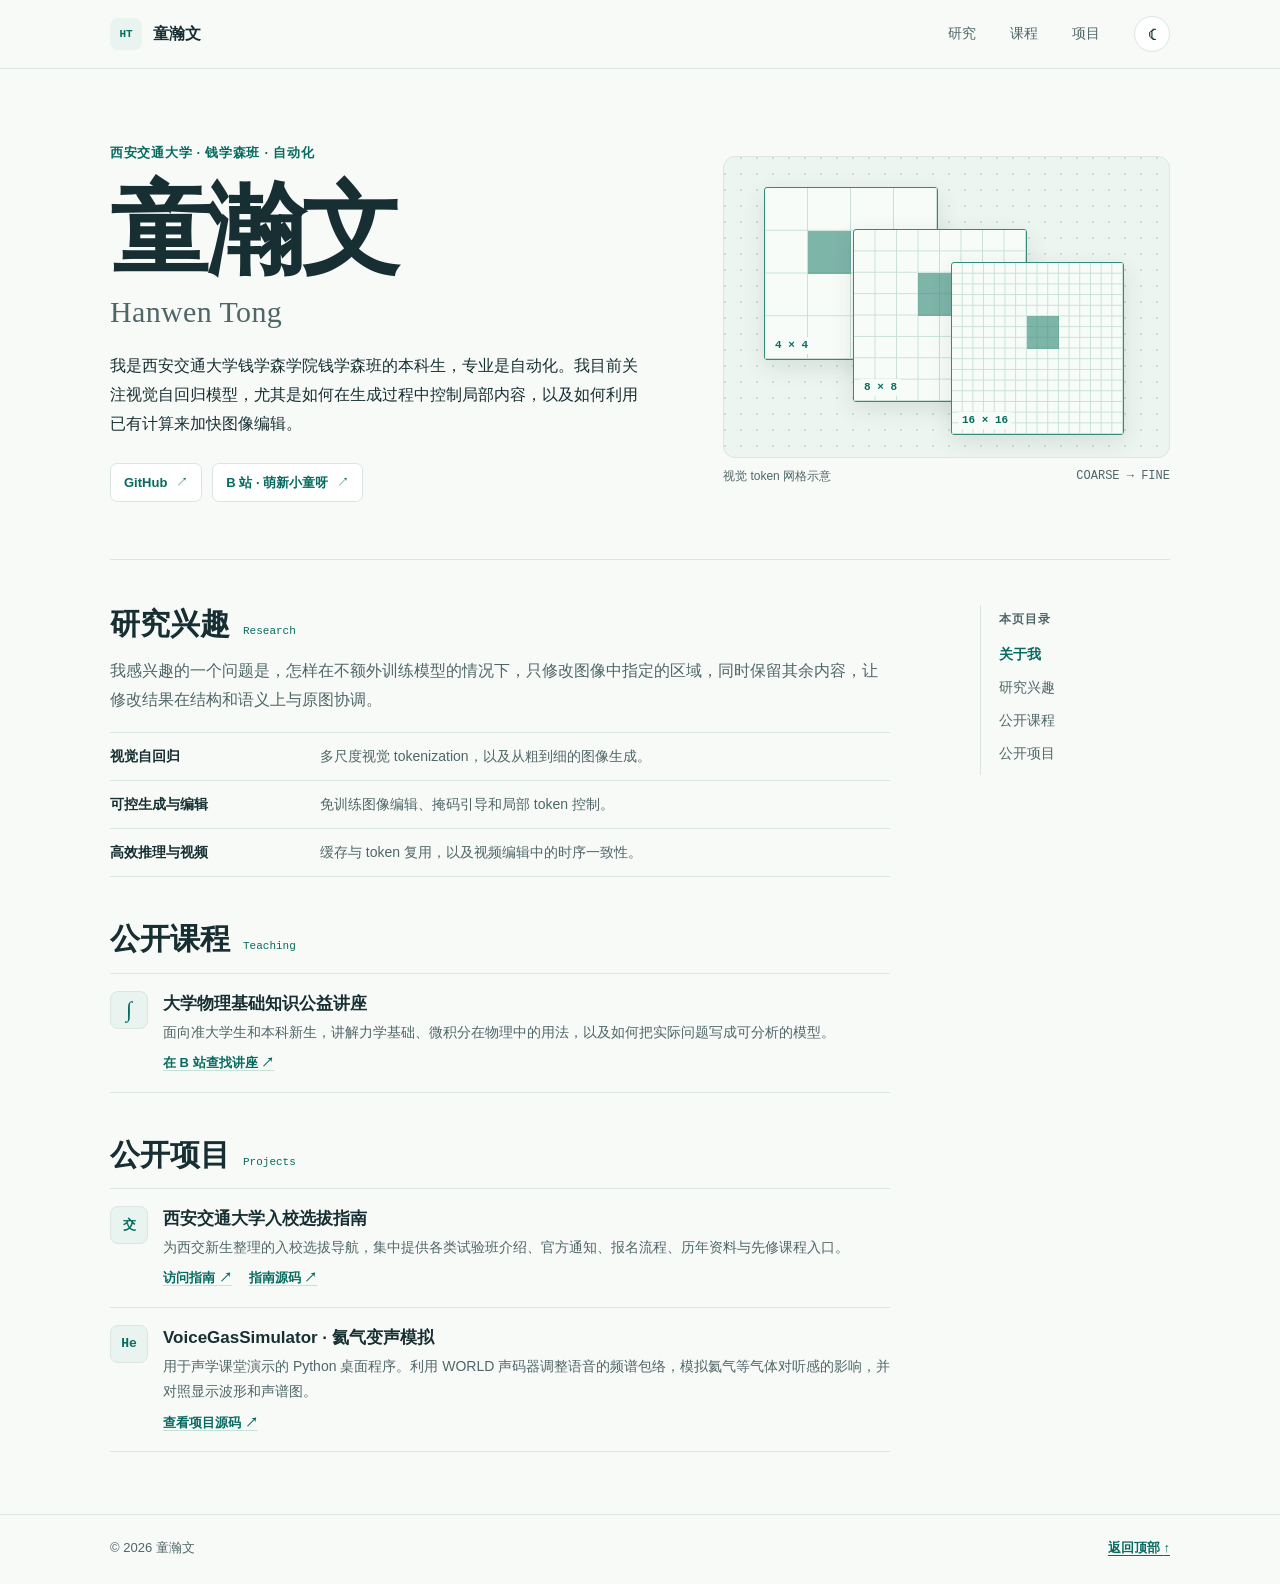
<file: about/index.html>
<!doctype html>
<html lang="zh-CN">
<head>
  <meta charset="utf-8">
  <meta name="viewport" content="width=device-width, initial-scale=1">
  <meta name="color-scheme" content="light dark">
  <meta name="description" content="童瀚文，西安交通大学钱学森班自动化本科生。关注视觉自回归、可控生成和免训练图像编辑。查看我的公开课程与项目。">
  <meta property="og:type" content="website">
  <meta property="og:title" content="童瀚文 | 个人主页">
  <meta property="og:description" content="西安交通大学 · 自动化。视觉自回归、免训练图像编辑、公开课程与项目。">
  <meta property="og:url" content="https://hanwentong0624-bot.github.io/about/">
  <link rel="canonical" href="https://hanwentong0624-bot.github.io/about/">
  <title>童瀚文 | 个人主页</title>
  <script>
    try {
      const theme = localStorage.getItem("hanwen-theme");
      if (theme === "light" || theme === "dark") document.documentElement.dataset.theme = theme;
    } catch {}
  </script>
  <style>
    :root {
      color-scheme: light;
      --paper: #f8faf8;
      --surface: #fff;
      --ink: #172f32;
      --muted: #4f6667;
      --line: #dbe5e2;
      --accent: #086b61;
      --accent-soft: #e9f3ef;
      --grid: #c8e1d7;
      --art: #edf5f0;
      --art-panel: #f8fcf9;
      --point: #358b79;
      --serif: "Songti SC", "Noto Serif CJK SC", "SimSun", serif;
      --sans: -apple-system, BlinkMacSystemFont, "Segoe UI", "PingFang SC", "Microsoft YaHei", sans-serif;
      --mono: ui-monospace, "SFMono-Regular", Consolas, monospace;
    }

    @media (prefers-color-scheme: dark) {
      :root:not([data-theme]) {
        color-scheme: dark;
        --paper: #12201f;
        --surface: #172826;
        --ink: #e1eeea;
        --muted: #a6c0bc;
        --line: #2f4944;
        --accent: #90ddc5;
        --accent-soft: #1a3630;
        --grid: #315b51;
        --art: #192e2a;
        --art-panel: #213b34;
        --point: #7bcbb5;
      }
    }

    :root[data-theme="dark"] {
      color-scheme: dark;
      --paper: #12201f;
      --surface: #172826;
      --ink: #e1eeea;
      --muted: #a6c0bc;
      --line: #2f4944;
      --accent: #90ddc5;
      --accent-soft: #1a3630;
      --grid: #315b51;
      --art: #192e2a;
      --art-panel: #213b34;
      --point: #7bcbb5;
    }

    *, *::before, *::after { box-sizing: border-box; }
    html { scroll-behavior: smooth; scroll-padding-top: 26px; }
    body { margin: 0; background: var(--paper); color: var(--ink); font: 16px/1.8 var(--sans); }
    a { color: var(--accent); text-underline-offset: .25em; }
    a:hover { text-decoration-thickness: 2px; }
    :focus-visible { outline: 2px solid var(--accent); outline-offset: 5px; border-radius: 3px; }
    button { font: inherit; }
    [hidden] { display: none !important; }
    .shell { width: min(1060px, calc(100% - 72px)); margin-inline: auto; }
    .skip { position: absolute; z-index: 5; inset: 12px auto auto 12px; padding: 8px 14px; background: var(--surface); translate: 0 -150%; }
    .skip:focus { translate: 0; }
    .masthead { border-bottom: 1px solid var(--line); }
    .masthead .shell { min-height: 68px; display: flex; align-items: center; justify-content: space-between; gap: 16px; }
    .brand { display: inline-flex; gap: 11px; align-items: center; color: var(--ink); font-weight: 750; text-decoration: none; white-space: nowrap; }
    .monogram { display: grid; place-items: center; width: 32px; height: 32px; border-radius: 8px; background: var(--accent-soft); color: var(--accent); font: 700 11px var(--mono); }
    .nav { display: flex; align-items: center; gap: clamp(16px, 3vw, 34px); }
    .nav a { color: var(--muted); font-size: 14px; text-decoration: none; white-space: nowrap; }
    .nav a:hover, .nav a:focus-visible { color: var(--accent); text-decoration: underline; }
    .theme { width: 36px; height: 36px; display: grid; place-items: center; padding: 0; border: 1px solid var(--line); border-radius: 50%; background: var(--surface); color: var(--ink); font-size: 18px; line-height: 1; cursor: pointer; }
    .theme:hover { background: var(--accent-soft); }

    .hero { display: grid; grid-template-columns: minmax(0, 1.2fr) minmax(0, 1fr); align-items: center; gap: clamp(32px, 6vw, 88px); padding: 72px 0 57px; border-bottom: 1px solid var(--line); }
    .affiliation { margin: 0 0 13px; color: var(--accent); font-size: 13px; letter-spacing: .055em; font-weight: 650; }
    h1, h2, h3, p, figure { margin: 0; }
    h1 { font: 700 clamp(62px, 8vw, 100px)/1.08 var(--serif); letter-spacing: -.045em; }
    .roman-name { margin: 9px 0 22px; color: var(--muted); font: 400 clamp(22px, 3vw, 30px)/1.2 Georgia, serif; letter-spacing: .012em; }
    .hero-copy { max-width: 33em; color: var(--ink); }
    .hero-links { display: flex; flex-wrap: wrap; gap: 10px; margin-top: 24px; }
    .button-link { display: inline-flex; align-items: center; gap: 9px; padding: 7px 13px; color: var(--accent); background: var(--surface); border: 1px solid var(--line); border-radius: 7px; font-size: 13px; font-weight: 650; text-decoration: none; }
    .button-link:hover { background: var(--accent-soft); border-color: var(--accent); }
    .button-link b { font-size: 12px; font-weight: 500; }
    .figure { margin: 0; min-width: 0; }
    .scale-art {
      position: relative;
      aspect-ratio: 1.48;
      overflow: hidden;
      border: 1px solid var(--line);
      border-radius: 12px;
      background: radial-gradient(circle at 1px 1px, var(--grid) 1px, transparent 1.2px) 0 0 / 16px 16px, var(--art);
    }
    .layer {
      position: absolute;
      width: 39%;
      aspect-ratio: 1;
      border: 1px solid var(--point);
      border-radius: 3px;
      color: var(--accent);
      background: var(--art-panel);
      box-shadow: 0 7px 23px #152e321c;
    }
    .layer::before {
      content: "";
      position: absolute;
      inset: 0;
      background-image: linear-gradient(90deg, transparent calc(100% - 1px), var(--grid) 0), linear-gradient(0deg, var(--grid) 1px, transparent 0);
      background-size: var(--cell) var(--cell);
    }
    .layer::after {
      content: "";
      position: absolute;
      left: var(--mark-x);
      top: var(--mark-y);
      width: var(--mark);
      height: var(--mark);
      background: var(--point);
      opacity: .62;
    }
    .layer span { position: absolute; z-index: 1; inset: auto auto 5px 6px; padding: 1px 4px; background: var(--art-panel); font: 600 clamp(9px, 1vw, 11px)/1.4 var(--mono); }
    .layer-coarse { --cell: 25%; --mark: 25%; --mark-x: 25%; --mark-y: 25%; left: 9%; top: 10%; }
    .layer-middle { --cell: 12.5%; --mark: 25%; --mark-x: 37.5%; --mark-y: 25%; left: 29%; top: 24%; }
    .layer-fine { --cell: 6.25%; --mark: 18.75%; --mark-x: 43.75%; --mark-y: 31.25%; left: 51%; top: 35%; }
    figcaption { display: flex; justify-content: space-between; gap: 12px; margin-top: 8px; color: var(--muted); font-size: 12px; }
    figcaption span:last-child { font-family: var(--mono); }

    .page-grid { display: grid; grid-template-columns: minmax(0, 1fr) 190px; gap: clamp(42px, 7vw, 98px); padding: 45px 0 62px; }
    section + section { margin-top: 43px; }
    .section-title { display: flex; gap: 13px; align-items: baseline; margin-bottom: 14px; }
    .section-title h2 { color: var(--ink); font: 700 30px/1.27 var(--serif); }
    .section-title span { font: 500 11px/1.2 var(--mono); color: var(--accent); }
    .intro { color: var(--muted); }
    .topics { margin: 17px 0 0; }
    .topics div { display: grid; grid-template-columns: minmax(120px, .34fr) minmax(0, 1fr); gap: 16px; padding: 11px 0; border-top: 1px solid var(--line); }
    .topics div:last-child { border-bottom: 1px solid var(--line); }
    .topics dt { font-weight: 700; font-size: 14px; }
    .topics dd { margin: 0; color: var(--muted); font-size: 14px; }

    .entry { display: grid; grid-template-columns: 40px minmax(0, 1fr); gap: 13px; padding: 17px 0; border-top: 1px solid var(--line); }
    .entry:last-child { border-bottom: 1px solid var(--line); }
    .entry-mark { display: grid; place-items: center; width: 38px; height: 38px; border: 1px solid var(--line); border-radius: 8px; background: var(--accent-soft); color: var(--accent); font: 700 13px var(--mono); }
    .entry-mark.physics { font: 700 22px Georgia, serif; }
    .entry h3 { font-size: 17px; line-height: 1.5; }
    .entry p { margin-top: 4px; color: var(--muted); font-size: 14px; }
    .entry-links { display: flex; flex-wrap: wrap; gap: 4px 17px; margin-top: 6px; font-size: 13px; font-weight: 650; }
    .entry-links a { text-decoration-color: var(--grid); }
    .entry-links a:hover { text-decoration-color: currentColor; }

    .rail { position: sticky; top: 26px; align-self: start; padding: 4px 0 4px 18px; border-left: 1px solid var(--line); }
    .rail h2 { margin-bottom: 7px; color: var(--muted); font-size: 12px; font-weight: 650; letter-spacing: .08em; }
    .rail ul { list-style: none; margin: 0; padding: 0; }
    .rail a { display: inline-block; padding: 4px 0; color: var(--muted); font-size: 14px; text-decoration: none; }
    .rail a:hover { text-decoration: underline; color: var(--accent); }
    .rail a[aria-current="location"] { color: var(--accent); font-weight: 700; }
    footer { border-top: 1px solid var(--line); }
    footer .shell { display: flex; justify-content: space-between; flex-wrap: wrap; gap: 12px; padding: 21px 0 25px; color: var(--muted); font-size: 13px; }
    footer a { font-weight: 600; }

    @media (max-width: 820px) {
      .page-grid { grid-template-columns: minmax(0, 1fr) 128px; gap: 34px; }
      .hero { gap: 28px; padding-top: 55px; }
    }

    @media (max-width: 670px) {
      .shell { width: calc(100% - 36px); }
      .masthead .shell { min-height: 64px; gap: 12px; }
      .nav { gap: 12px; }
      .nav a { font-size: 13px; }
      .theme { width: 32px; height: 32px; }
      .monogram { display: none; }
      .hero { grid-template-columns: minmax(0, 1fr); gap: 27px; padding: 41px 0 33px; }
      .figure { width: min(100%, 440px); }
      .page-grid { display: block; padding: 32px 0 44px; }
      .rail { display: none; }
      section + section { margin-top: 34px; }
    }

    @media (max-width: 365px) {
      .masthead .shell { flex-wrap: wrap; padding-block: 9px; }
      .topics div { grid-template-columns: auto; gap: 2px; }
    }

    @media (prefers-reduced-motion: reduce) {
      html { scroll-behavior: auto; }
    }
  </style>
</head>
<body id="top">
  <a class="skip" href="#main">跳到正文</a>
  <header class="masthead">
    <div class="shell">
      <a class="brand" href="#top"><span class="monogram" aria-hidden="true">HT</span>童瀚文</a>
      <nav class="nav" aria-label="主导航">
        <a href="#research">研究</a>
        <a href="#teaching">课程</a>
        <a href="#projects">项目</a>
        <button class="theme" type="button" aria-label="切换配色" hidden><span aria-hidden="true">◐</span></button>
      </nav>
    </div>
  </header>

  <main class="shell" id="main">
    <div class="hero" id="about">
      <div>
        <p class="affiliation">西安交通大学 · 钱学森班 · 自动化</p>
        <h1>童瀚文</h1>
        <p class="roman-name" lang="en">Hanwen Tong</p>
        <p class="hero-copy">我是西安交通大学钱学森学院钱学森班的本科生，专业是自动化。我目前关注视觉自回归模型，尤其是如何在生成过程中控制局部内容，以及如何利用已有计算来加快图像编辑。</p>
        <div class="hero-links">
          <a class="button-link" href="https://github.com/hanwentong0624-bot">GitHub <b aria-hidden="true">↗</b></a>
          <a class="button-link" href="https://space.bilibili.com/473329034">B 站 · 萌新小童呀 <b aria-hidden="true">↗</b></a>
        </div>
      </div>
      <figure class="figure">
        <div class="scale-art" aria-hidden="true">
          <div class="layer layer-coarse"><span>4 × 4</span></div>
          <div class="layer layer-middle"><span>8 × 8</span></div>
          <div class="layer layer-fine"><span>16 × 16</span></div>
        </div>
        <figcaption><span>视觉 token 网格示意</span><span>COARSE → FINE</span></figcaption>
      </figure>
    </div>

    <div class="page-grid">
      <div>
        <section id="research" aria-labelledby="research-title">
          <div class="section-title"><h2 id="research-title">研究兴趣</h2><span lang="en">Research</span></div>
          <p class="intro">我感兴趣的一个问题是，怎样在不额外训练模型的情况下，只修改图像中指定的区域，同时保留其余内容，让修改结果在结构和语义上与原图协调。</p>
          <dl class="topics">
            <div>
              <dt>视觉自回归</dt>
              <dd>多尺度视觉 tokenization，以及从粗到细的图像生成。</dd>
            </div>
            <div>
              <dt>可控生成与编辑</dt>
              <dd>免训练图像编辑、掩码引导和局部 token 控制。</dd>
            </div>
            <div>
              <dt>高效推理与视频</dt>
              <dd>缓存与 token 复用，以及视频编辑中的时序一致性。</dd>
            </div>
          </dl>
        </section>

        <section id="teaching" aria-labelledby="teaching-title">
          <div class="section-title"><h2 id="teaching-title">公开课程</h2><span lang="en">Teaching</span></div>
          <article class="entry">
            <div class="entry-mark physics" aria-hidden="true">∫</div>
            <div>
              <h3>大学物理基础知识公益讲座</h3>
              <p>面向准大学生和本科新生，讲解力学基础、微积分在物理中的用法，以及如何把实际问题写成可分析的模型。</p>
              <div class="entry-links">
                <a href="https://search.bilibili.com/all?keyword=%E8%90%8C%E6%96%B0%E5%B0%8F%E7%AB%A5%E5%91%80%20%E5%A4%A7%E7%89%A9">在 B 站查找讲座 <span aria-hidden="true">↗</span></a>
              </div>
            </div>
          </article>
        </section>

        <section id="projects" aria-labelledby="projects-title">
          <div class="section-title"><h2 id="projects-title">公开项目</h2><span lang="en">Projects</span></div>
          <article class="entry">
            <div class="entry-mark" aria-hidden="true">交</div>
            <div>
              <h3>西安交通大学入校选拔指南</h3>
              <p>为西交新生整理的入校选拔导航，集中提供各类试验班介绍、官方通知、报名流程、历年资料与先修课程入口。</p>
              <div class="entry-links">
                <a href="https://hanwentong0624-bot.github.io/">访问指南 <span aria-hidden="true">↗</span></a>
                <a href="https://github.com/hanwentong0624-bot/hanwentong0624-bot.github.io">指南源码 <span aria-hidden="true">↗</span></a>
              </div>
            </div>
          </article>
          <article class="entry">
            <div class="entry-mark" aria-hidden="true">He</div>
            <div>
              <h3>VoiceGasSimulator · 氦气变声模拟</h3>
              <p>用于声学课堂演示的 Python 桌面程序。利用 WORLD 声码器调整语音的频谱包络，模拟氦气等气体对听感的影响，并对照显示波形和声谱图。</p>
              <div class="entry-links">
                <a href="https://github.com/hanwentong0624-bot/VoiceGasSimulator">查看项目源码 <span aria-hidden="true">↗</span></a>
              </div>
            </div>
          </article>
        </section>
      </div>
      <aside class="rail">
        <nav aria-label="页内目录">
          <h2>本页目录</h2>
          <ul>
            <li><a href="#about">关于我</a></li>
            <li><a href="#research">研究兴趣</a></li>
            <li><a href="#teaching">公开课程</a></li>
            <li><a href="#projects">公开项目</a></li>
          </ul>
        </nav>
      </aside>
    </div>
  </main>

  <footer>
    <div class="shell"><span>© 2026 童瀚文</span><a href="#top">返回顶部 <span aria-hidden="true">↑</span></a></div>
  </footer>

  <script>
    const themeButton = document.querySelector(".theme");
    const systemTheme = matchMedia("(prefers-color-scheme: dark)");
    const currentTheme = () => document.documentElement.dataset.theme
      || (systemTheme.matches ? "dark" : "light");

    function updateThemeButton() {
      const dark = currentTheme() === "dark";
      themeButton.setAttribute("aria-label", dark ? "切换到浅色模式" : "切换到深色模式");
      themeButton.title = themeButton.getAttribute("aria-label");
      themeButton.firstElementChild.textContent = dark ? "☀" : "☾";
    }

    themeButton.addEventListener("click", () => {
      const theme = currentTheme() === "dark" ? "light" : "dark";
      document.documentElement.dataset.theme = theme;
      try { localStorage.setItem("hanwen-theme", theme); } catch {}
      updateThemeButton();
    });
    systemTheme.addEventListener("change", updateThemeButton);
    updateThemeButton();
    themeButton.hidden = false;

    const contentsLinks = Array.from(document.querySelectorAll(".rail a"));
    const contentsSections = contentsLinks.map(link => document.querySelector(link.hash));

    function markCurrentSection() {
      const active = contentsSections.findLastIndex(section => section.getBoundingClientRect().top <= 110);
      const atEnd = window.scrollY > 0 && window.scrollY + window.innerHeight >= document.documentElement.scrollHeight - 2;
      const index = atEnd ? contentsLinks.length - 1 : Math.max(active, 0);
      contentsLinks.forEach((link, position) => {
        if (position === index) link.setAttribute("aria-current", "location");
        else link.removeAttribute("aria-current");
      });
    }

    window.addEventListener("scroll", markCurrentSection, { passive: true });
    window.addEventListener("resize", markCurrentSection);
    markCurrentSection();
  </script>
</body>
</html>
</file>
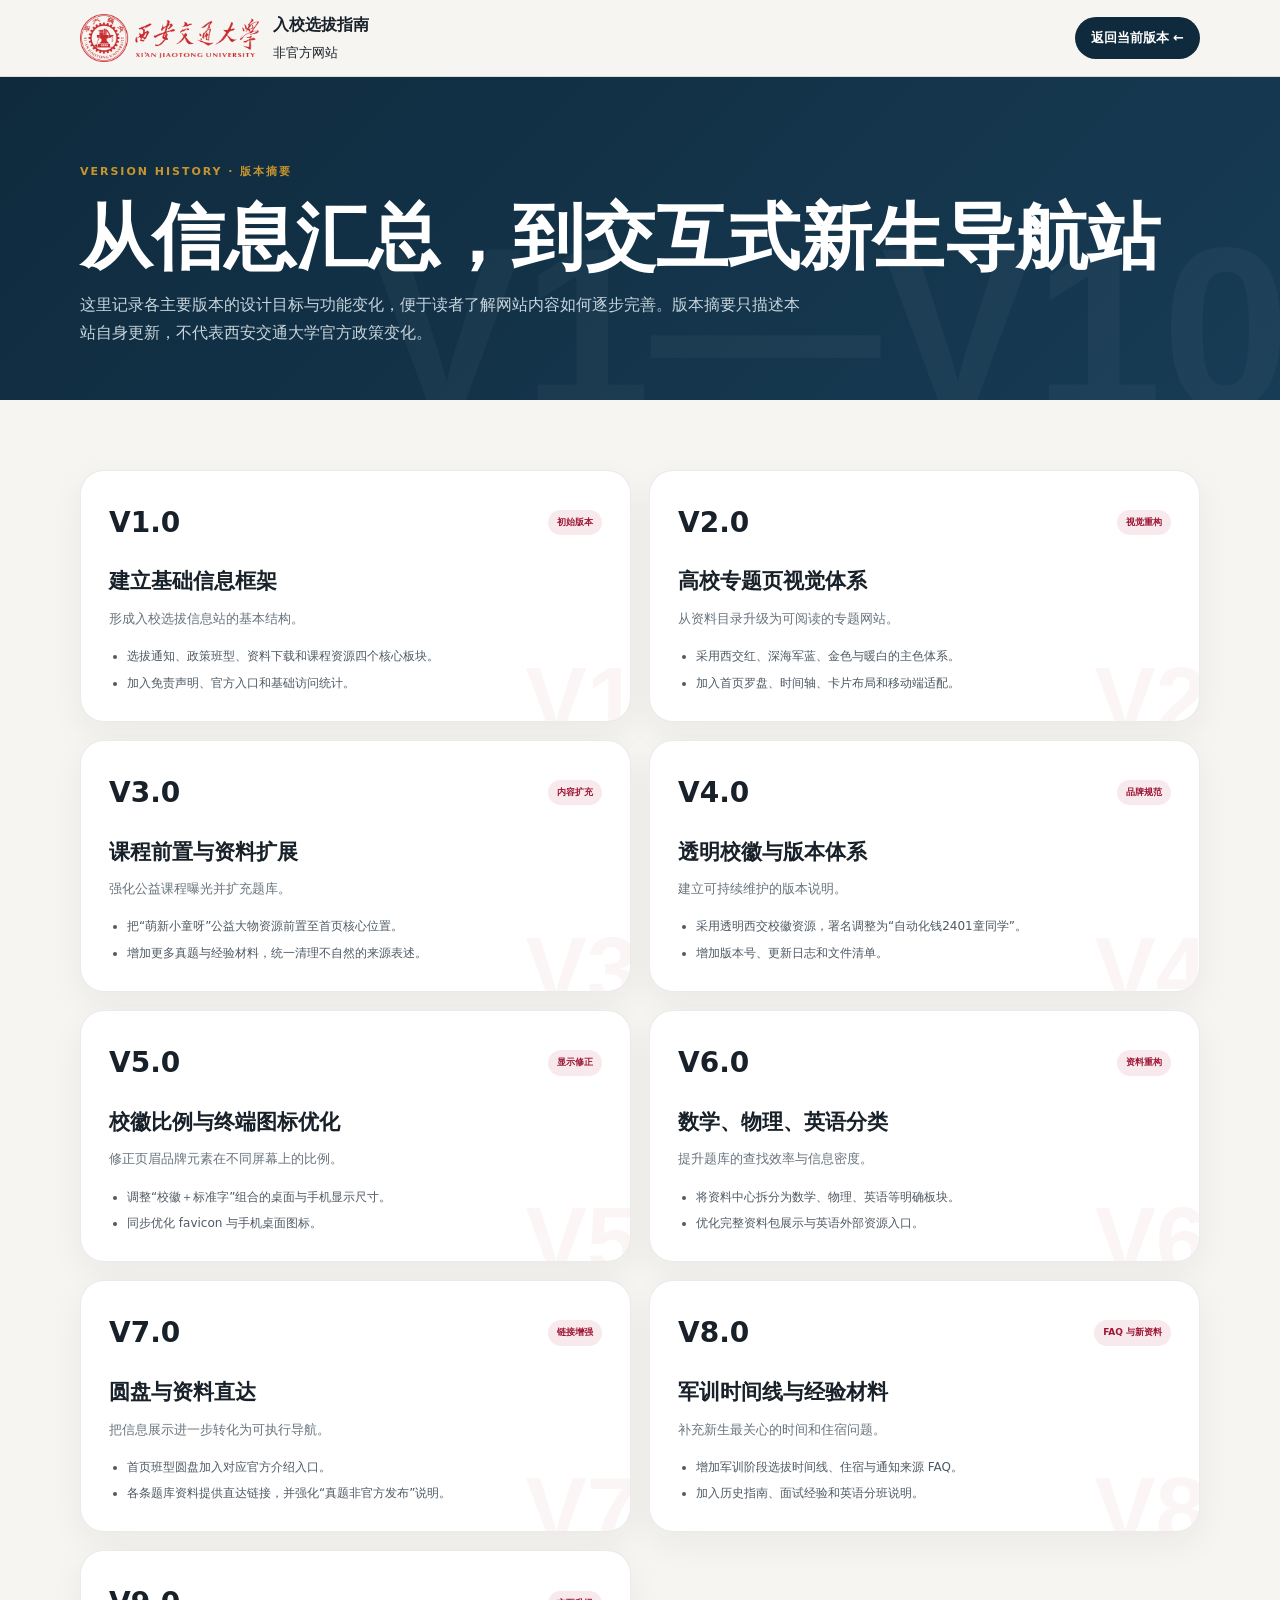
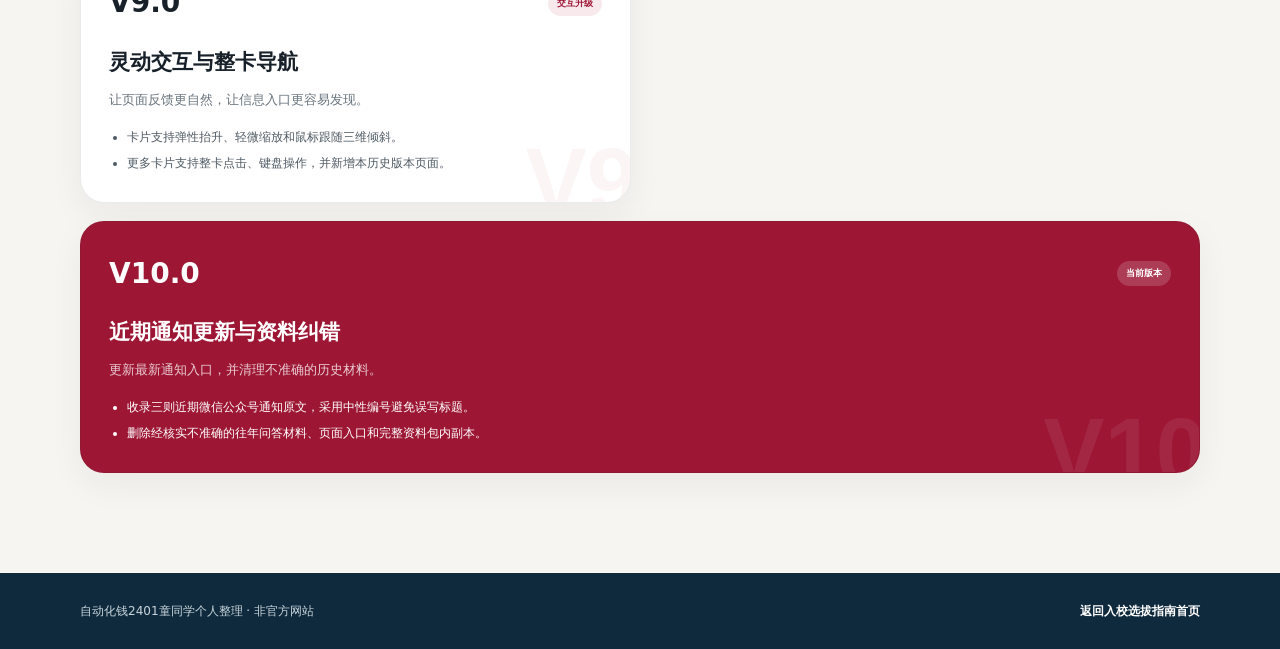
<file: version-history.html>
<!doctype html>
<html lang="zh-CN"><head><meta charset="utf-8"><meta name="viewport" content="width=device-width,initial-scale=1"><meta name="theme-color" content="#8d1530"><meta name="robots" content="index,follow"><title>历史版本更新记录｜西安交通大学入校选拔指南</title><link rel="icon" href="favicon.png" type="image/png"><style>
:root{--red:#9d1735;--red-deep:#681022;--red-soft:#f8e9ed;--navy:#0f2a3d;--gold:#c7952d;--paper:#f7f5f1;--white:#fff;--ink:#182129;--muted:#68737c;--line:rgba(24,33,41,.13);--spring:cubic-bezier(.2,.82,.22,1)}*{box-sizing:border-box}html{scroll-behavior:smooth}body{margin:0;background:var(--paper);color:var(--ink);font-family:Inter,"PingFang SC","Microsoft YaHei",system-ui,-apple-system,sans-serif;line-height:1.7}a{color:inherit;text-decoration:none}.container{width:min(1120px,calc(100vw - 36px));margin:auto}.topbar{position:relative;z-index:10;background:rgba(247,245,241,.9);backdrop-filter:blur(16px);border-bottom:1px solid var(--line)}.topbar .container{height:76px;display:flex;align-items:center;justify-content:space-between;gap:24px}.brand{display:flex;align-items:center;gap:14px}.brand img{height:48px;width:auto}.back{padding:10px 16px;border-radius:999px;background:var(--navy);color:#fff;font-size:13px;font-weight:800}.hero{padding:86px 0 54px;background:linear-gradient(135deg,var(--navy),#173c55);color:#fff;overflow:hidden;position:relative}.hero::after{content:'V1—V10';position:absolute;right:-10px;bottom:-44px;font:900 clamp(88px,18vw,230px)/1 Arial;color:rgba(255,255,255,.035)}.eyebrow{color:var(--gold);font-size:11px;font-weight:900;letter-spacing:.18em}.hero h1{margin:18px 0 14px;font-family:"STZhongsong","Songti SC",serif;font-size:clamp(42px,6vw,72px);line-height:1.08}.hero p{max-width:720px;margin:0;color:#c7d5dc}.timeline{padding:70px 0 100px}.grid{display:grid;grid-template-columns:repeat(2,1fr);gap:18px}.version{position:relative;padding:28px;border-radius:24px;background:#fff;border:1px solid rgba(24,33,41,.09);box-shadow:0 12px 34px rgba(24,33,41,.055);transition:transform .32s var(--spring),box-shadow .32s var(--spring),border-color .25s;overflow:hidden}.version::after{content:attr(data-version);position:absolute;right:-8px;bottom:-25px;font:900 92px/1 Arial;color:rgba(157,23,53,.045)}.version:hover{transform:translateY(-7px) scale(1.018);box-shadow:0 24px 58px rgba(19,35,47,.15);border-color:rgba(157,23,53,.28)}.version.current{grid-column:1/-1;background:var(--red);color:#fff}.version.current::after{color:rgba(255,255,255,.07)}.version-head{display:flex;align-items:center;justify-content:space-between;gap:16px}.version-head b{font-size:28px}.version-head span{padding:5px 9px;border-radius:999px;background:var(--red-soft);color:var(--red);font-size:9px;font-weight:900}.current .version-head span{background:rgba(255,255,255,.16);color:#fff}.version h2{margin:18px 0 8px;font-size:21px}.version p{margin:0 0 16px;color:var(--muted);font-size:13px}.current p{color:rgba(255,255,255,.78)}.version ul{margin:0;padding-left:18px;font-size:12px;color:#4e5963}.current ul{color:#fff}.version li+li{margin-top:6px}.foot{padding:28px 0;background:var(--navy);color:#c8d5dc;font-size:12px}.foot .container{display:flex;justify-content:space-between;gap:20px}.foot a{color:#fff;font-weight:800}@media(max-width:720px){.version.current{grid-column:auto}.topbar .container{height:66px}.brand img{height:37px}.brand span{display:none}.grid{grid-template-columns:1fr}.hero{padding-top:62px}.foot .container{flex-direction:column}.version:hover{transform:translateY(-4px) scale(1.008)}}@media(prefers-reduced-motion:reduce){html{scroll-behavior:auto}.version{transition:none}.version:hover{transform:none}}
</style></head><body><header class="topbar"><div class="container"><a class="brand" href="index.html"><img src="xjtu-logo-transparent.png" alt="西安交通大学校标"><span><strong>入校选拔指南</strong><br><small>非官方网站</small></span></a><a class="back" href="index.html#changelog">返回当前版本 ←</a></div></header><main><section class="hero"><div class="container"><div class="eyebrow">VERSION HISTORY · 版本摘要</div><h1>从信息汇总，到交互式新生导航站</h1><p>这里记录各主要版本的设计目标与功能变化，便于读者了解网站内容如何逐步完善。版本摘要只描述本站自身更新，不代表西安交通大学官方政策变化。</p></div></section><section class="timeline"><div class="container"><div class="grid">
<article class="version" id="v1" data-version="V1"><div class="version-head"><b>V1.0</b><span>初始版本</span></div><h2>建立基础信息框架</h2><p>形成入校选拔信息站的基本结构。</p><ul><li>选拔通知、政策班型、资料下载和课程资源四个核心板块。</li><li>加入免责声明、官方入口和基础访问统计。</li></ul></article>
<article class="version" id="v2" data-version="V2"><div class="version-head"><b>V2.0</b><span>视觉重构</span></div><h2>高校专题页视觉体系</h2><p>从资料目录升级为可阅读的专题网站。</p><ul><li>采用西交红、深海军蓝、金色与暖白的主色体系。</li><li>加入首页罗盘、时间轴、卡片布局和移动端适配。</li></ul></article>
<article class="version" id="v3" data-version="V3"><div class="version-head"><b>V3.0</b><span>内容扩充</span></div><h2>课程前置与资料扩展</h2><p>强化公益课程曝光并扩充题库。</p><ul><li>把“萌新小童呀”公益大物资源前置至首页核心位置。</li><li>增加更多真题与经验材料，统一清理不自然的来源表述。</li></ul></article>
<article class="version" id="v4" data-version="V4"><div class="version-head"><b>V4.0</b><span>品牌规范</span></div><h2>透明校徽与版本体系</h2><p>建立可持续维护的版本说明。</p><ul><li>采用透明西交校徽资源，署名调整为“自动化钱2401童同学”。</li><li>增加版本号、更新日志和文件清单。</li></ul></article>
<article class="version" id="v5" data-version="V5"><div class="version-head"><b>V5.0</b><span>显示修正</span></div><h2>校徽比例与终端图标优化</h2><p>修正页眉品牌元素在不同屏幕上的比例。</p><ul><li>调整“校徽＋标准字”组合的桌面与手机显示尺寸。</li><li>同步优化 favicon 与手机桌面图标。</li></ul></article>
<article class="version" id="v6" data-version="V6"><div class="version-head"><b>V6.0</b><span>资料重构</span></div><h2>数学、物理、英语分类</h2><p>提升题库的查找效率与信息密度。</p><ul><li>将资料中心拆分为数学、物理、英语等明确板块。</li><li>优化完整资料包展示与英语外部资源入口。</li></ul></article>
<article class="version" id="v7" data-version="V7"><div class="version-head"><b>V7.0</b><span>链接增强</span></div><h2>圆盘与资料直达</h2><p>把信息展示进一步转化为可执行导航。</p><ul><li>首页班型圆盘加入对应官方介绍入口。</li><li>各条题库资料提供直达链接，并强化“真题非官方发布”说明。</li></ul></article>
<article class="version" id="v8" data-version="V8"><div class="version-head"><b>V8.0</b><span>FAQ 与新资料</span></div><h2>军训时间线与经验材料</h2><p>补充新生最关心的时间和住宿问题。</p><ul><li>增加军训阶段选拔时间线、住宿与通知来源 FAQ。</li><li>加入历史指南、面试经验和英语分班说明。</li></ul></article>
<article class="version" id="v9" data-version="V9"><div class="version-head"><b>V9.0</b><span>交互升级</span></div><h2>灵动交互与整卡导航</h2><p>让页面反馈更自然，让信息入口更容易发现。</p><ul><li>卡片支持弹性抬升、轻微缩放和鼠标跟随三维倾斜。</li><li>更多卡片支持整卡点击、键盘操作，并新增本历史版本页面。</li></ul></article>
<article class="version current" id="v10" data-version="V10"><div class="version-head"><b>V10.0</b><span>当前版本</span></div><h2>近期通知更新与资料纠错</h2><p>更新最新通知入口，并清理不准确的历史材料。</p><ul><li>收录三则近期微信公众号通知原文，采用中性编号避免误写标题。</li><li>删除经核实不准确的往年问答材料、页面入口和完整资料包内副本。</li></ul></article>
</div></div></section></main><footer class="foot"><div class="container"><span>自动化钱2401童同学个人整理 · 非官方网站</span><a href="index.html">返回入校选拔指南首页</a></div></footer></body></html>
</file>
